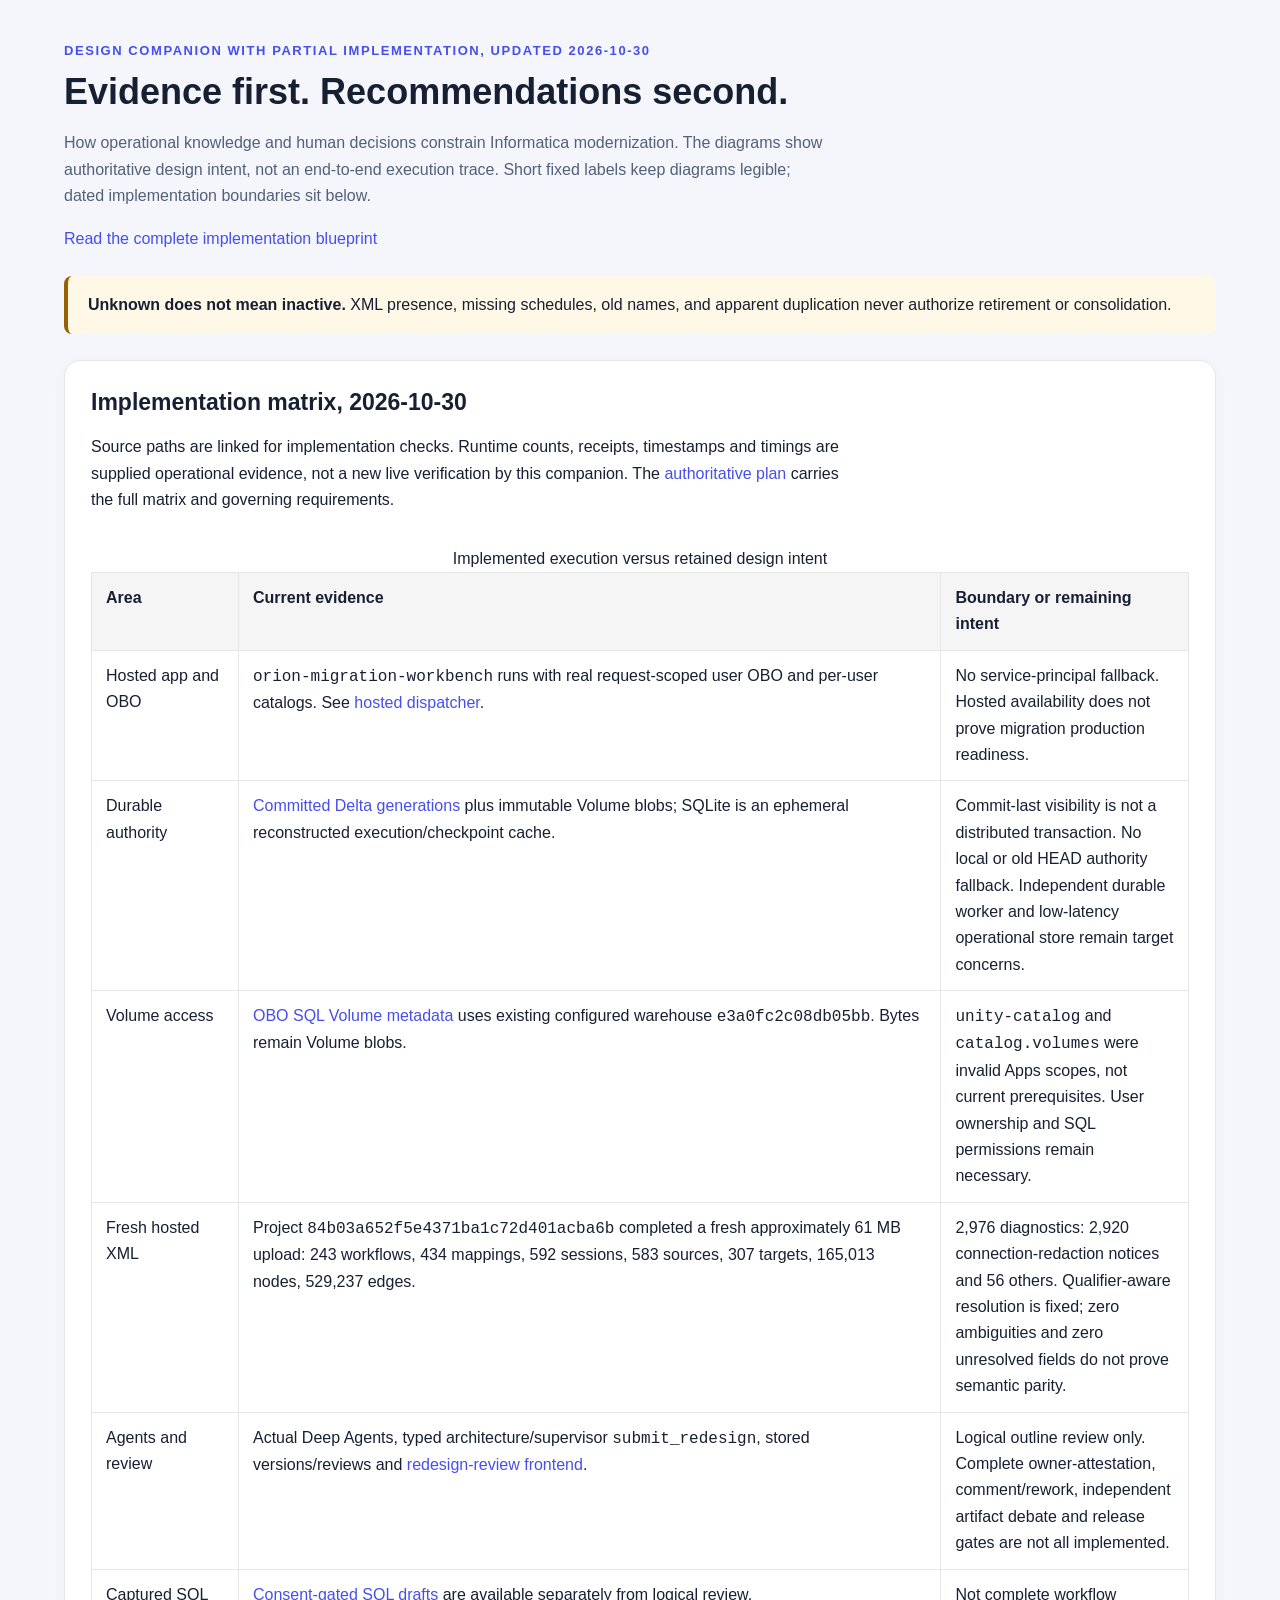
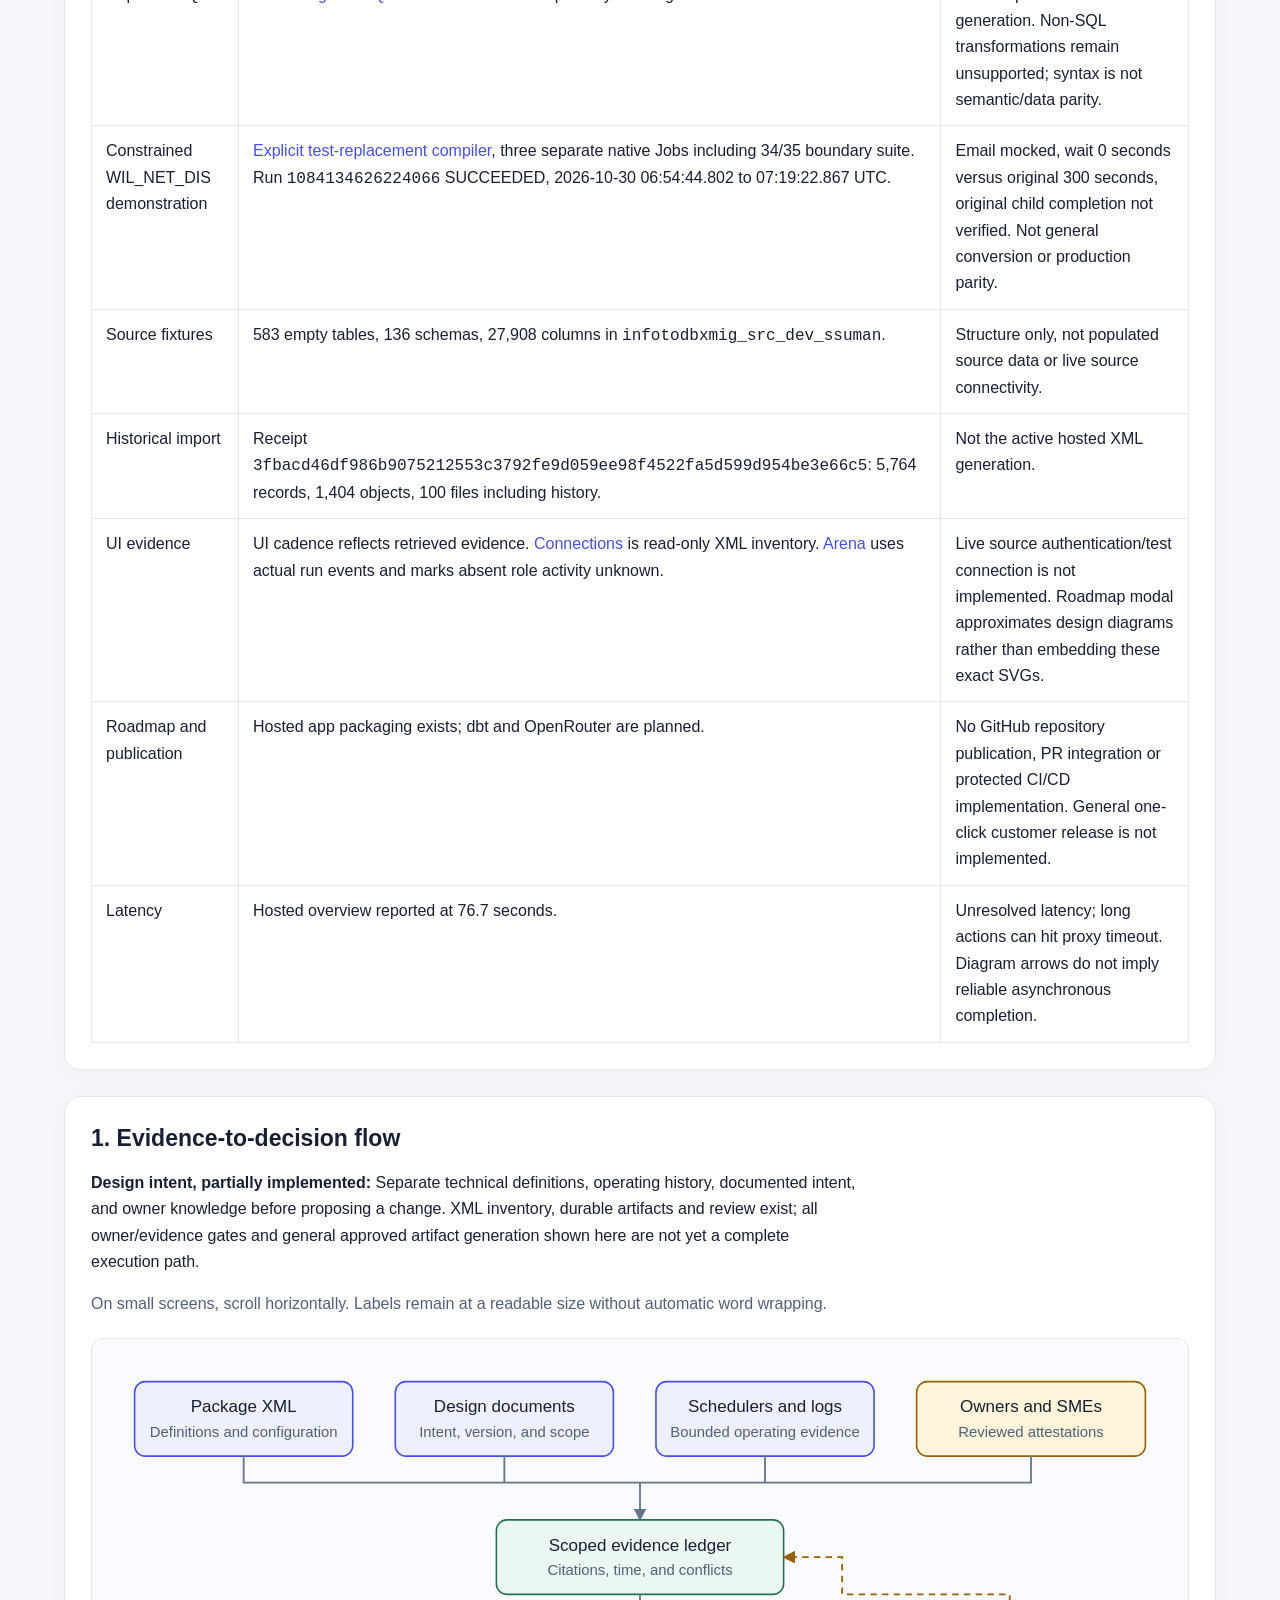
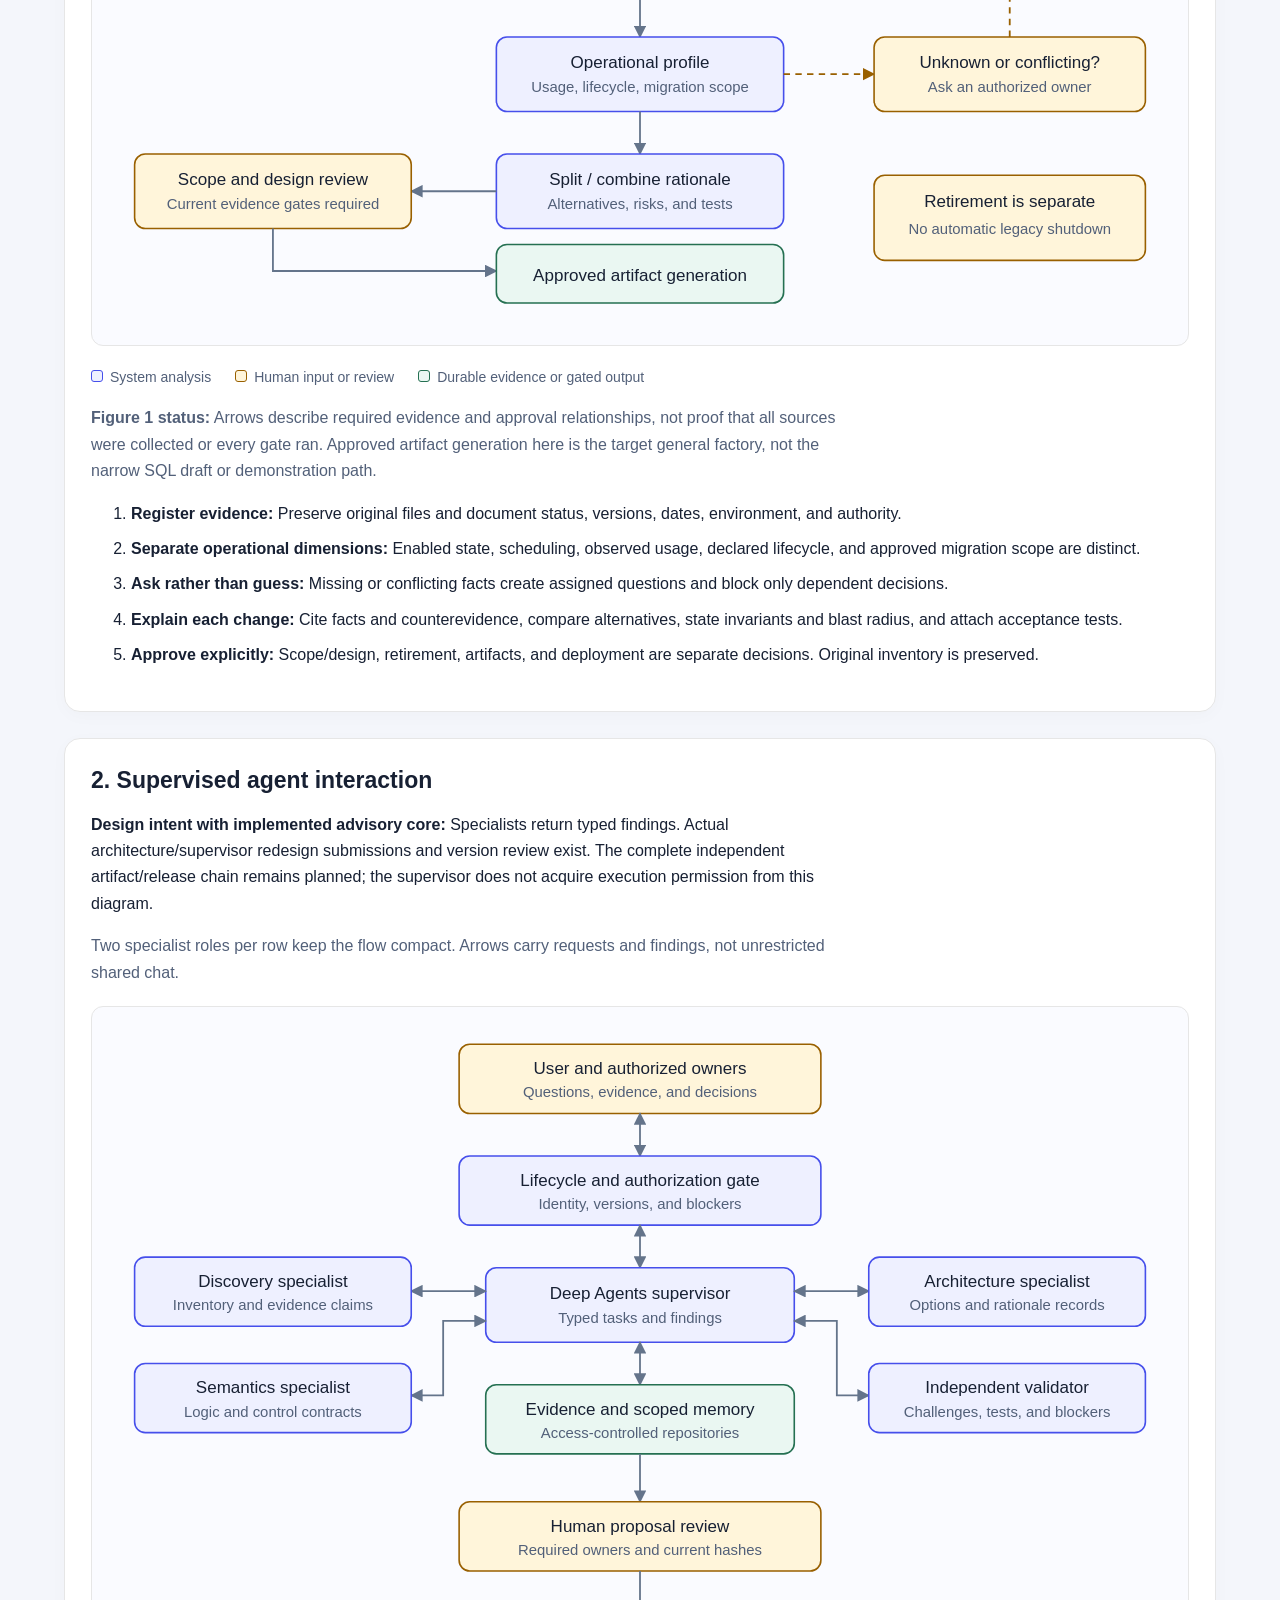
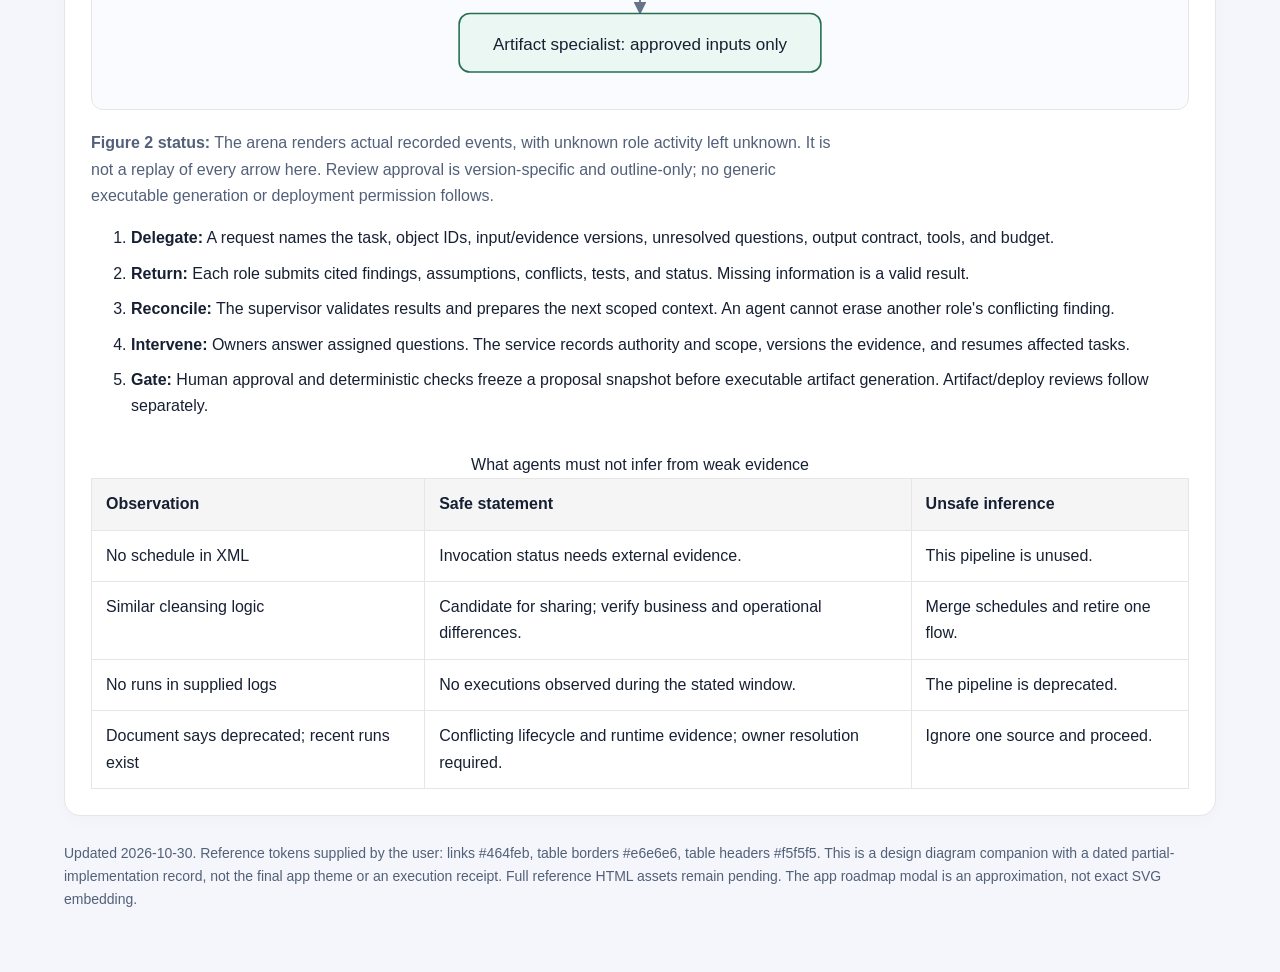
<file: docs/modernization-review-diagrams.html>
<!doctype html>
<html lang="en">
<head>
  <meta charset="utf-8">
  <meta name="viewport" content="width=device-width, initial-scale=1">
  <title>Modernization review: evidence and agent interactions</title>
  <style>
    :root { color-scheme: light; --ink:#172033; --muted:#526079; --accent:#464feb; --line:#e6e6e6; --surface:#fff; }
    * { box-sizing:border-box; }
    body { margin:0; background:#f4f6fb; color:var(--ink); font:16px/1.65 "Segoe UI",Arial,sans-serif; }
    main { max-width:1200px; margin:0 auto; padding:40px 24px 64px; }
    h1 { font-size:clamp(25px,4vw,36px); line-height:1.25; margin:8px 0 16px; }
    h2 { font-size:23px; line-height:1.35; margin:0 0 12px; }
    p { max-width:86ch; }
    a { text-decoration:none; color:var(--accent); }
    a:hover { text-decoration:underline; }
    a:focus-visible, .diagram:focus-visible { outline:3px solid var(--accent); outline-offset:4px; }
    .eyebrow { color:var(--accent); font-size:13px; font-weight:700; letter-spacing:.12em; text-transform:uppercase; }
    .intro, .hint { color:var(--muted); }
    .notice { background:#fff8e6; border-left:4px solid #996000; padding:16px 20px; border-radius:8px; margin:24px 0; }
    section { background:var(--surface); border:1px solid var(--line); border-radius:16px; padding:26px; margin-top:26px; box-shadow:0 4px 18px #17203306; }
    .diagram { overflow-x:auto; background:#fafbff; border:1px solid var(--line); border-radius:12px; margin:20px 0; padding:16px; }
    svg { display:block; width:100%; min-width:940px; height:auto; }
    svg text { font-family:"Segoe UI",Arial,sans-serif; font-size:16px; fill:var(--ink); }
    svg .sub { font-size:14px; fill:var(--muted); }
    svg .node { fill:#eef0ff; stroke:var(--accent); stroke-width:1.5; }
    svg .human { fill:#fff5da; stroke:#996000; stroke-width:1.5; }
    svg .store { fill:#eaf7f2; stroke:#257052; stroke-width:1.5; }
    svg .edge { fill:none; stroke:#64748b; stroke-width:1.7; }
    svg .return { fill:none; stroke:#996000; stroke-width:1.7; stroke-dasharray:6 5; }
    .legend { display:flex; flex-wrap:wrap; gap:12px 24px; font-size:14px; color:var(--muted); }
    .swatch { display:inline-block; width:12px; height:12px; border-radius:3px; margin-right:7px; border:1px solid currentColor; }
    .system { background:#eef0ff; color:var(--accent); } .person { background:#fff5da; color:#996000; } .record { background:#eaf7f2; color:#257052; }
    li { margin-bottom:9px; }
    .table-scroll { overflow-x:auto; }
    table { border-collapse:collapse; width:100%; margin-top:16px; }
    th,td { border:1px solid #e6e6e6; padding:12px 14px; text-align:left; vertical-align:top; }
    th { background-color:#f5f5f5; }
    footer { color:var(--muted); font-size:14px; margin-top:26px; }
    @media(max-width:640px) { main { padding:24px 14px 40px; } section { padding:18px; } }
    @media print { body { background:white; } main { max-width:none; padding:0; } section { box-shadow:none; } .diagram { overflow:visible; } svg { min-width:0; } }
  </style>
</head>
<body>
<main>
  <header>
    <div class="eyebrow">Design companion with partial implementation, updated 2026-10-30</div>
    <h1>Evidence first. Recommendations second.</h1>
    <p class="intro">How operational knowledge and human decisions constrain Informatica modernization. The diagrams show authoritative design intent, not an end-to-end execution trace. Short fixed labels keep diagrams legible; dated implementation boundaries sit below.</p>
    <a href="proposal-first-deepagents-lakeflow-plan.md">Read the complete implementation blueprint</a>
  </header>
  <aside class="notice"><strong>Unknown does not mean inactive.</strong> XML presence, missing schedules, old names, and apparent duplication never authorize retirement or consolidation.</aside>
  <section aria-labelledby="status-heading">
    <h2 id="status-heading">Implementation matrix, 2026-10-30</h2>
    <p>Source paths are linked for implementation checks. Runtime counts, receipts, timestamps and timings are supplied operational evidence, not a new live verification by this companion. The <a href="proposal-first-deepagents-lakeflow-plan.md">authoritative plan</a> carries the full matrix and governing requirements.</p>
    <div class="table-scroll"><table><caption>Implemented execution versus retained design intent</caption><thead><tr><th>Area</th><th>Current evidence</th><th>Boundary or remaining intent</th></tr></thead><tbody>
      <tr><td>Hosted app and OBO</td><td><code>orion-migration-workbench</code> runs with real request-scoped user OBO and per-user catalogs. See <a href="../workbench/hosted.py">hosted dispatcher</a>.</td><td>No service-principal fallback. Hosted availability does not prove migration production readiness.</td></tr>
      <tr><td>Durable authority</td><td><a href="../workbench/delta_runtime.py">Committed Delta generations</a> plus immutable Volume blobs; SQLite is an ephemeral reconstructed execution/checkpoint cache.</td><td>Commit-last visibility is not a distributed transaction. No local or old HEAD authority fallback. Independent durable worker and low-latency operational store remain target concerns.</td></tr>
      <tr><td>Volume access</td><td><a href="../workbench/hosted_volumes.py">OBO SQL Volume metadata</a> uses existing configured warehouse <code>e3a0fc2c08db05bb</code>. Bytes remain Volume blobs.</td><td><code>unity-catalog</code> and <code>catalog.volumes</code> were invalid Apps scopes, not current prerequisites. User ownership and SQL permissions remain necessary.</td></tr>
      <tr><td>Fresh hosted XML</td><td>Project <code>84b03a652f5e4371ba1c72d401acba6b</code> completed a fresh approximately 61 MB upload: 243 workflows, 434 mappings, 592 sessions, 583 sources, 307 targets, 165,013 nodes, 529,237 edges.</td><td>2,976 diagnostics: 2,920 connection-redaction notices and 56 others. Qualifier-aware resolution is fixed; zero ambiguities and zero unresolved fields do not prove semantic parity.</td></tr>
      <tr><td>Agents and review</td><td>Actual Deep Agents, typed architecture/supervisor <code>submit_redesign</code>, stored versions/reviews and <a href="../workbench/static/redesign-review.js">redesign-review frontend</a>.</td><td>Logical outline review only. Complete owner-attestation, comment/rework, independent artifact debate and release gates are not all implemented.</td></tr>
      <tr><td>Captured SQL</td><td><a href="../workbench/sql_artifacts.py">Consent-gated SQL drafts</a> are available separately from logical review.</td><td>Not complete workflow generation. Non-SQL transformations remain unsupported; syntax is not semantic/data parity.</td></tr>
      <tr><td>Constrained WIL_NET_DIS demonstration</td><td><a href="../workbench/demo_conversion.py">Explicit test-replacement compiler</a>, three separate native Jobs including 34/35 boundary suite. Run <code>1084134626224066</code> SUCCEEDED, 2026-10-30 06:54:44.802 to 07:19:22.867 UTC.</td><td>Email mocked, wait 0 seconds versus original 300 seconds, original child completion not verified. Not general conversion or production parity.</td></tr>
      <tr><td>Source fixtures</td><td>583 empty tables, 136 schemas, 27,908 columns in <code>infotodbxmig_src_dev_ssuman</code>.</td><td>Structure only, not populated source data or live source connectivity.</td></tr>
      <tr><td>Historical import</td><td>Receipt <code>3fbacd46df986b9075212553c3792fe9d059ee98f4522fa5d599d954be3e66c5</code>: 5,764 records, 1,404 objects, 100 files including history.</td><td>Not the active hosted XML generation.</td></tr>
      <tr><td>UI evidence</td><td>UI cadence reflects retrieved evidence. <a href="../workbench/connections.py">Connections</a> is read-only XML inventory. <a href="../workbench/static/agent-arena.js">Arena</a> uses actual run events and marks absent role activity unknown.</td><td>Live source authentication/test connection is not implemented. Roadmap modal approximates design diagrams rather than embedding these exact SVGs.</td></tr>
      <tr><td>Roadmap and publication</td><td>Hosted app packaging exists; dbt and OpenRouter are planned.</td><td>No GitHub repository publication, PR integration or protected CI/CD implementation. General one-click customer release is not implemented.</td></tr>
      <tr><td>Latency</td><td>Hosted overview reported at 76.7 seconds.</td><td>Unresolved latency; long actions can hit proxy timeout. Diagram arrows do not imply reliable asynchronous completion.</td></tr>
    </tbody></table></div>
  </section>
  <section aria-labelledby="evidence-heading">
    <h2 id="evidence-heading">1. Evidence-to-decision flow</h2>
    <p><strong>Design intent, partially implemented:</strong> Separate technical definitions, operating history, documented intent, and owner knowledge before proposing a change. XML inventory, durable artifacts and review exist; all owner/evidence gates and general approved artifact generation shown here are not yet a complete execution path.</p>
    <p class="hint" id="evidence-help">On small screens, scroll horizontally. Labels remain at a readable size without automatic word wrapping.</p>
    <div class="diagram" tabindex="0" role="region" aria-label="Scrollable evidence flow" aria-describedby="evidence-help">
      <svg viewBox="0 0 1000 540" role="img" aria-labelledby="evidence-title evidence-desc">
        <title id="evidence-title">Target evidence, unresolved questions, rationale, and human approval</title>
        <desc id="evidence-desc">Design intent, not a completed execution trace. XML, documents, run history, and owners feed an evidence ledger. Operational profiles lead to a rationale record. Unknowns return to owner questions. Scope and design approval are required before artifacts; retirement is a separate decision. Current execution boundaries are in the dated matrix.</desc>
        <defs><marker id="arrow1" viewBox="0 0 10 10" refX="9" refY="5" markerWidth="7" markerHeight="7" orient="auto-start-reverse"><path d="M0 0 L10 5 L0 10Z" fill="#64748b"/></marker><marker id="ask1" viewBox="0 0 10 10" refX="9" refY="5" markerWidth="7" markerHeight="7" orient="auto"><path d="M0 0 L10 5 L0 10Z" fill="#996000"/></marker></defs>
        <g text-anchor="middle">
          <rect class="node" x="25" y="25" width="205" height="70" rx="10"/><text x="127.5" y="54">Package XML</text><text class="sub" x="127.5" y="77">Definitions and configuration</text>
          <rect class="node" x="270" y="25" width="205" height="70" rx="10"/><text x="372.5" y="54">Design documents</text><text class="sub" x="372.5" y="77">Intent, version, and scope</text>
          <rect class="node" x="515" y="25" width="205" height="70" rx="10"/><text x="617.5" y="54">Schedulers and logs</text><text class="sub" x="617.5" y="77">Bounded operating evidence</text>
          <rect class="human" x="760" y="25" width="215" height="70" rx="10"/><text x="867.5" y="54">Owners and SMEs</text><text class="sub" x="867.5" y="77">Reviewed attestations</text>
          <path class="edge" d="M127.5 95 V120 H500 M372.5 95 V120 M617.5 95 V120 H500 M867.5 95 V120 H500 V155" marker-end="url(#arrow1)"/>
          <rect class="store" x="365" y="155" width="270" height="70" rx="10"/><text x="500" y="184">Scoped evidence ledger</text><text class="sub" x="500" y="207">Citations, time, and conflicts</text>
          <path class="edge" d="M500 225 V265" marker-end="url(#arrow1)"/>
          <rect class="node" x="365" y="265" width="270" height="70" rx="10"/><text x="500" y="294">Operational profile</text><text class="sub" x="500" y="317">Usage, lifecycle, migration scope</text>
          <path class="return" d="M635 300 H720" marker-end="url(#ask1)"/>
          <rect class="human" x="720" y="265" width="255" height="70" rx="10"/><text x="847.5" y="294">Unknown or conflicting?</text><text class="sub" x="847.5" y="317">Ask an authorized owner</text>
          <path class="return" d="M847.5 265 V225 H690 V190 H635" marker-end="url(#ask1)"/>
          <path class="edge" d="M500 335 V375" marker-end="url(#arrow1)"/>
          <rect class="node" x="365" y="375" width="270" height="70" rx="10"/><text x="500" y="404">Split / combine rationale</text><text class="sub" x="500" y="427">Alternatives, risks, and tests</text>
          <path class="edge" d="M365 410 H285" marker-end="url(#arrow1)"/>
          <rect class="human" x="25" y="375" width="260" height="70" rx="10"/><text x="155" y="404">Scope and design review</text><text class="sub" x="155" y="427">Current evidence gates required</text>
          <path class="edge" d="M155 445 V485 H365" marker-end="url(#arrow1)"/>
          <rect class="store" x="365" y="460" width="270" height="55" rx="10"/><text x="500" y="494">Approved artifact generation</text>
          <rect class="human" x="720" y="395" width="255" height="80" rx="10"/><text x="847.5" y="425">Retirement is separate</text><text class="sub" x="847.5" y="450">No automatic legacy shutdown</text>
        </g>
      </svg>
    </div>
    <div class="legend" aria-label="Color legend"><span><i class="swatch system"></i>System analysis</span><span><i class="swatch person"></i>Human input or review</span><span><i class="swatch record"></i>Durable evidence or gated output</span></div>
    <p class="hint"><strong>Figure 1 status:</strong> Arrows describe required evidence and approval relationships, not proof that all sources were collected or every gate ran. Approved artifact generation here is the target general factory, not the narrow SQL draft or demonstration path.</p>
    <ol>
      <li><strong>Register evidence:</strong> Preserve original files and document status, versions, dates, environment, and authority.</li>
      <li><strong>Separate operational dimensions:</strong> Enabled state, scheduling, observed usage, declared lifecycle, and approved migration scope are distinct.</li>
      <li><strong>Ask rather than guess:</strong> Missing or conflicting facts create assigned questions and block only dependent decisions.</li>
      <li><strong>Explain each change:</strong> Cite facts and counterevidence, compare alternatives, state invariants and blast radius, and attach acceptance tests.</li>
      <li><strong>Approve explicitly:</strong> Scope/design, retirement, artifacts, and deployment are separate decisions. Original inventory is preserved.</li>
    </ol>
  </section>
  <section aria-labelledby="agents-heading">
    <h2 id="agents-heading">2. Supervised agent interaction</h2>
    <p><strong>Design intent with implemented advisory core:</strong> Specialists return typed findings. Actual architecture/supervisor redesign submissions and version review exist. The complete independent artifact/release chain remains planned; the supervisor does not acquire execution permission from this diagram.</p>
    <p class="hint" id="agents-help">Two specialist roles per row keep the flow compact. Arrows carry requests and findings, not unrestricted shared chat.</p>
    <div class="diagram" tabindex="0" role="region" aria-label="Scrollable agent interaction flow" aria-describedby="agents-help">
      <svg viewBox="0 0 1000 630" role="img" aria-labelledby="agents-title agents-desc">
        <title id="agents-title">Target Deep Agents delegation, human questions, validation, and generation</title>
        <desc id="agents-desc">Target interaction contract with a partially implemented advisory core. The lifecycle gate controls a Deep Agents supervisor. Discovery, semantics, architecture, and validation exchange typed requests and findings through it. Owner questions and decisions pass through policy checks. A scoped evidence ledger supports all roles. Only an approved snapshot should reach the planned general artifact factory; logical review currently grants no deployment authority.</desc>
        <defs><marker id="arrow2" viewBox="0 0 10 10" refX="9" refY="5" markerWidth="7" markerHeight="7" orient="auto-start-reverse"><path d="M0 0 L10 5 L0 10Z" fill="#64748b"/></marker></defs>
        <g text-anchor="middle">
          <rect class="human" x="330" y="20" width="340" height="65" rx="10"/><text x="500" y="48">User and authorized owners</text><text class="sub" x="500" y="70">Questions, evidence, and decisions</text>
          <path class="edge" d="M500 85 V125" marker-start="url(#arrow2)" marker-end="url(#arrow2)"/>
          <rect class="node" x="330" y="125" width="340" height="65" rx="10"/><text x="500" y="153">Lifecycle and authorization gate</text><text class="sub" x="500" y="175">Identity, versions, and blockers</text>
          <path class="edge" d="M500 190 V230" marker-start="url(#arrow2)" marker-end="url(#arrow2)"/>
          <rect class="node" x="355" y="230" width="290" height="70" rx="10"/><text x="500" y="259">Deep Agents supervisor</text><text class="sub" x="500" y="282">Typed tasks and findings</text>
          <path class="edge" d="M355 252 H285" marker-start="url(#arrow2)" marker-end="url(#arrow2)"/>
          <rect class="node" x="25" y="220" width="260" height="65" rx="10"/><text x="155" y="248">Discovery specialist</text><text class="sub" x="155" y="270">Inventory and evidence claims</text>
          <path class="edge" d="M355 280 H315 V350 H285" marker-start="url(#arrow2)" marker-end="url(#arrow2)"/>
          <rect class="node" x="25" y="320" width="260" height="65" rx="10"/><text x="155" y="348">Semantics specialist</text><text class="sub" x="155" y="370">Logic and control contracts</text>
          <path class="edge" d="M645 252 H715" marker-start="url(#arrow2)" marker-end="url(#arrow2)"/>
          <rect class="node" x="715" y="220" width="260" height="65" rx="10"/><text x="845" y="248">Architecture specialist</text><text class="sub" x="845" y="270">Options and rationale records</text>
          <path class="edge" d="M645 280 H685 V350 H715" marker-start="url(#arrow2)" marker-end="url(#arrow2)"/>
          <rect class="node" x="715" y="320" width="260" height="65" rx="10"/><text x="845" y="348">Independent validator</text><text class="sub" x="845" y="370">Challenges, tests, and blockers</text>
          <path class="edge" d="M500 300 V340" marker-start="url(#arrow2)" marker-end="url(#arrow2)"/>
          <rect class="store" x="355" y="340" width="290" height="65" rx="10"/><text x="500" y="368">Evidence and scoped memory</text><text class="sub" x="500" y="390">Access-controlled repositories</text>
          <path class="edge" d="M500 405 V450" marker-end="url(#arrow2)"/>
          <rect class="human" x="330" y="450" width="340" height="65" rx="10"/><text x="500" y="478">Human proposal review</text><text class="sub" x="500" y="500">Required owners and current hashes</text>
          <path class="edge" d="M500 515 V555" marker-end="url(#arrow2)"/>
          <rect class="store" x="330" y="555" width="340" height="55" rx="10"/><text x="500" y="589">Artifact specialist: approved inputs only</text>
        </g>
      </svg>
    </div>
    <p class="hint"><strong>Figure 2 status:</strong> The arena renders actual recorded events, with unknown role activity left unknown. It is not a replay of every arrow here. Review approval is version-specific and outline-only; no generic executable generation or deployment permission follows.</p>
    <ol>
      <li><strong>Delegate:</strong> A request names the task, object IDs, input/evidence versions, unresolved questions, output contract, tools, and budget.</li>
      <li><strong>Return:</strong> Each role submits cited findings, assumptions, conflicts, tests, and status. Missing information is a valid result.</li>
      <li><strong>Reconcile:</strong> The supervisor validates results and prepares the next scoped context. An agent cannot erase another role's conflicting finding.</li>
      <li><strong>Intervene:</strong> Owners answer assigned questions. The service records authority and scope, versions the evidence, and resumes affected tasks.</li>
      <li><strong>Gate:</strong> Human approval and deterministic checks freeze a proposal snapshot before executable artifact generation. Artifact/deploy reviews follow separately.</li>
    </ol>
    <div class="table-scroll"><table><caption>What agents must not infer from weak evidence</caption><thead><tr><th>Observation</th><th>Safe statement</th><th>Unsafe inference</th></tr></thead><tbody>
      <tr><td>No schedule in XML</td><td>Invocation status needs external evidence.</td><td>This pipeline is unused.</td></tr>
      <tr><td>Similar cleansing logic</td><td>Candidate for sharing; verify business and operational differences.</td><td>Merge schedules and retire one flow.</td></tr>
      <tr><td>No runs in supplied logs</td><td>No executions observed during the stated window.</td><td>The pipeline is deprecated.</td></tr>
      <tr><td>Document says deprecated; recent runs exist</td><td>Conflicting lifecycle and runtime evidence; owner resolution required.</td><td>Ignore one source and proceed.</td></tr>
    </tbody></table></div>
  </section>
  <footer>Updated 2026-10-30. Reference tokens supplied by the user: links #464feb, table borders #e6e6e6, table headers #f5f5f5. This is a design diagram companion with a dated partial-implementation record, not the final app theme or an execution receipt. Full reference HTML assets remain pending. The app roadmap modal is an approximation, not exact SVG embedding.</footer>
</main>
</body>
</html>
</file>
